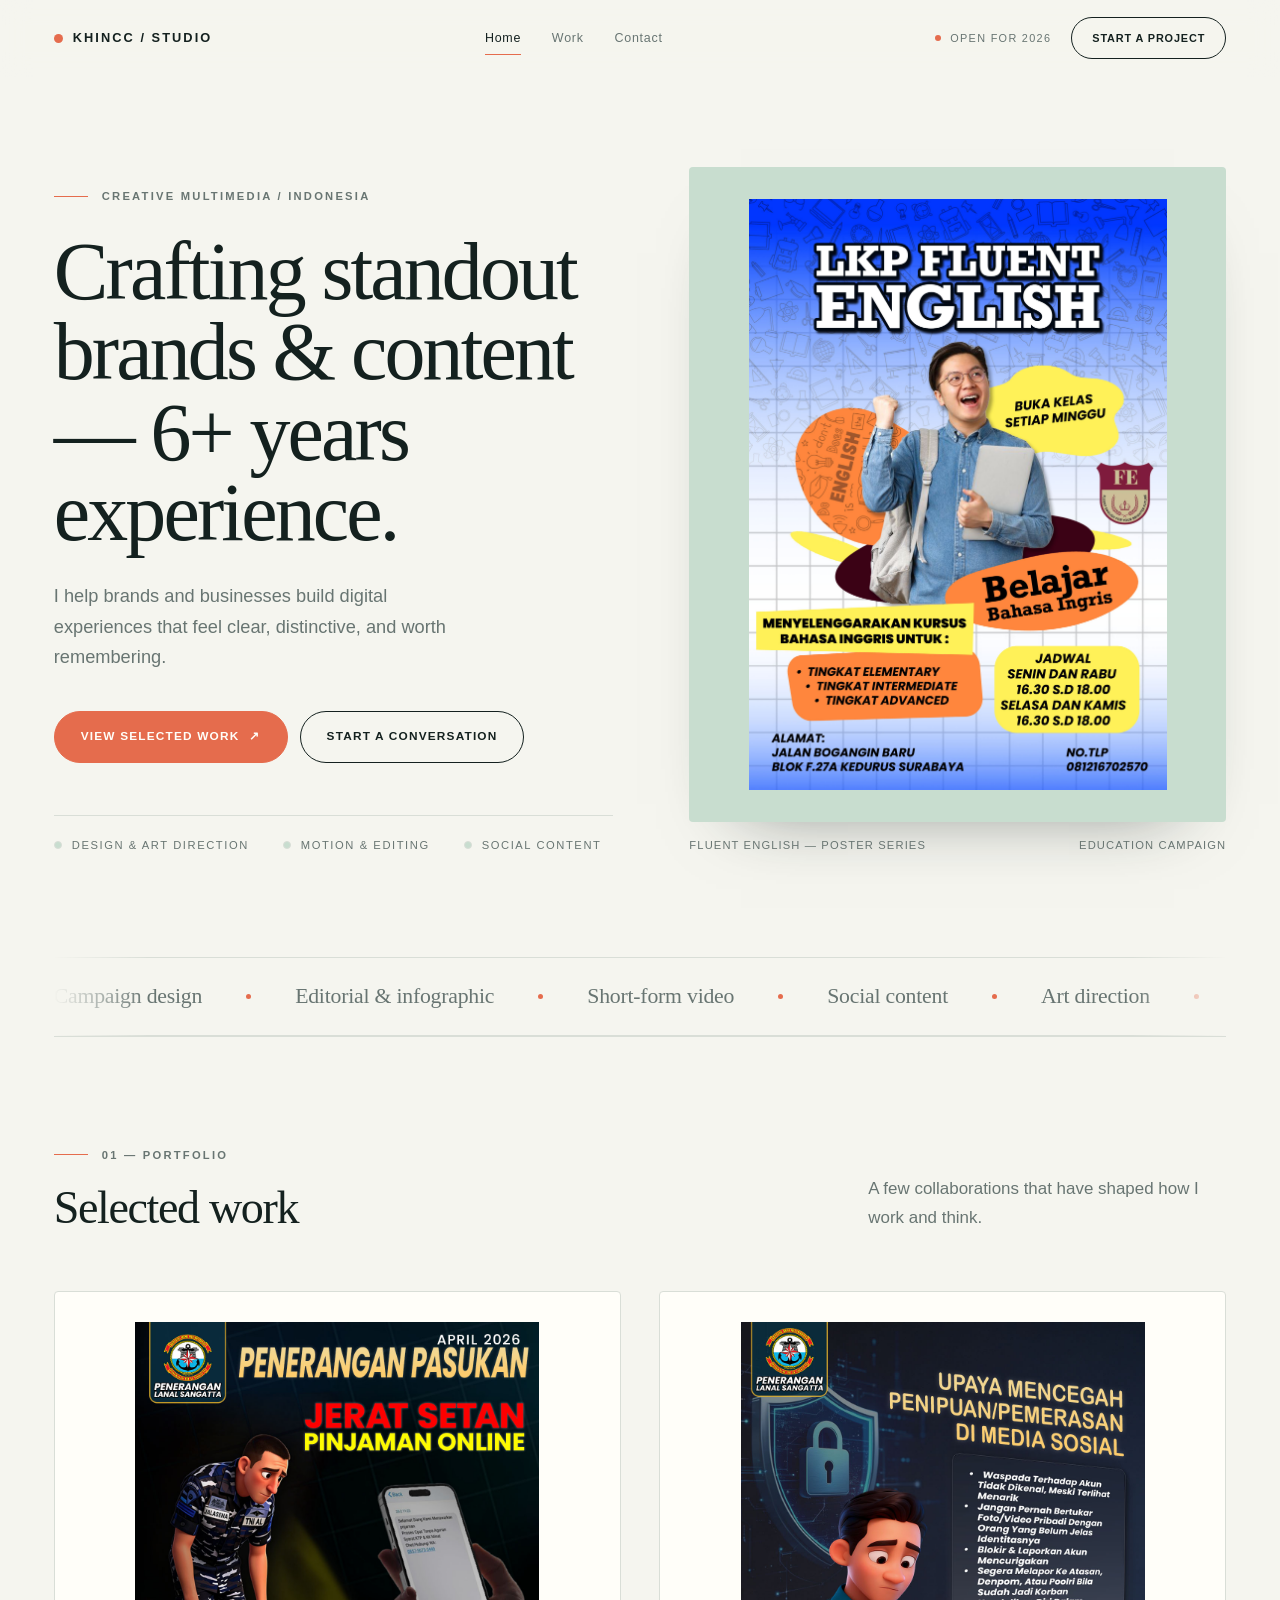
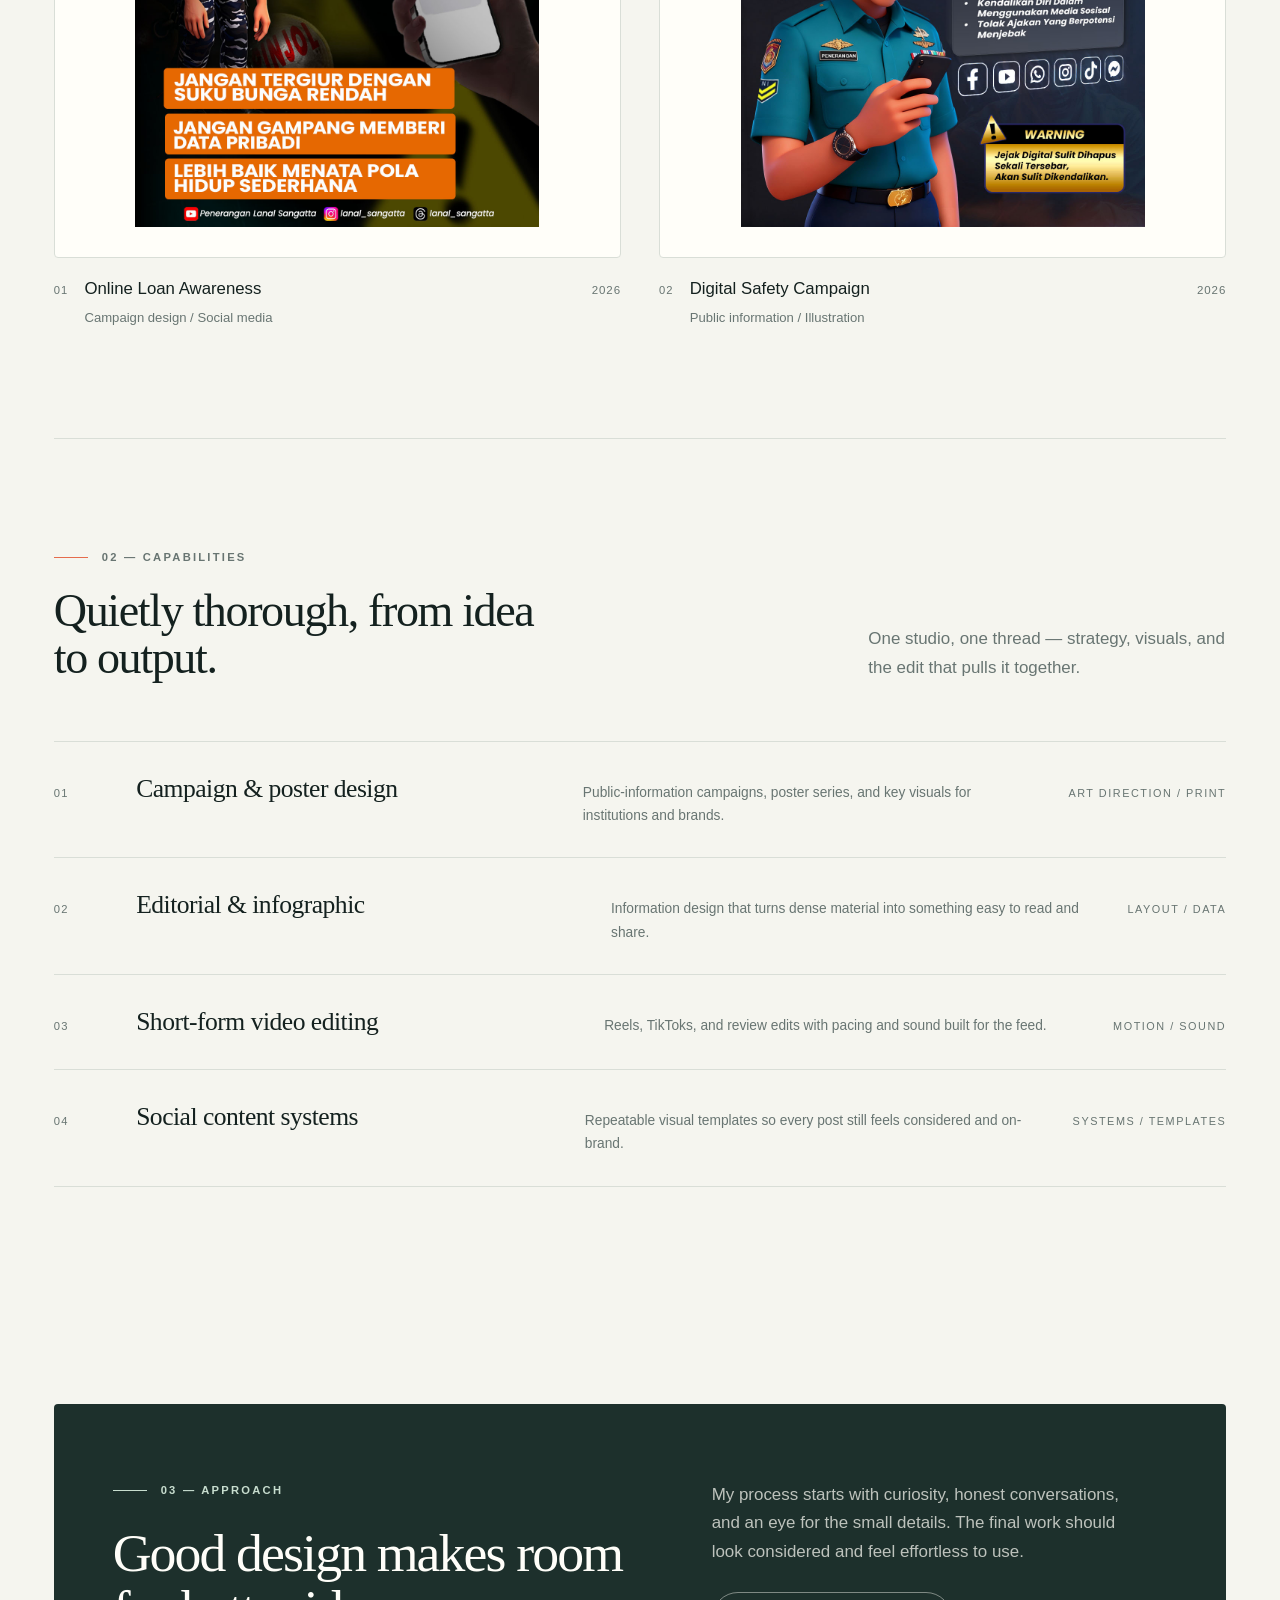
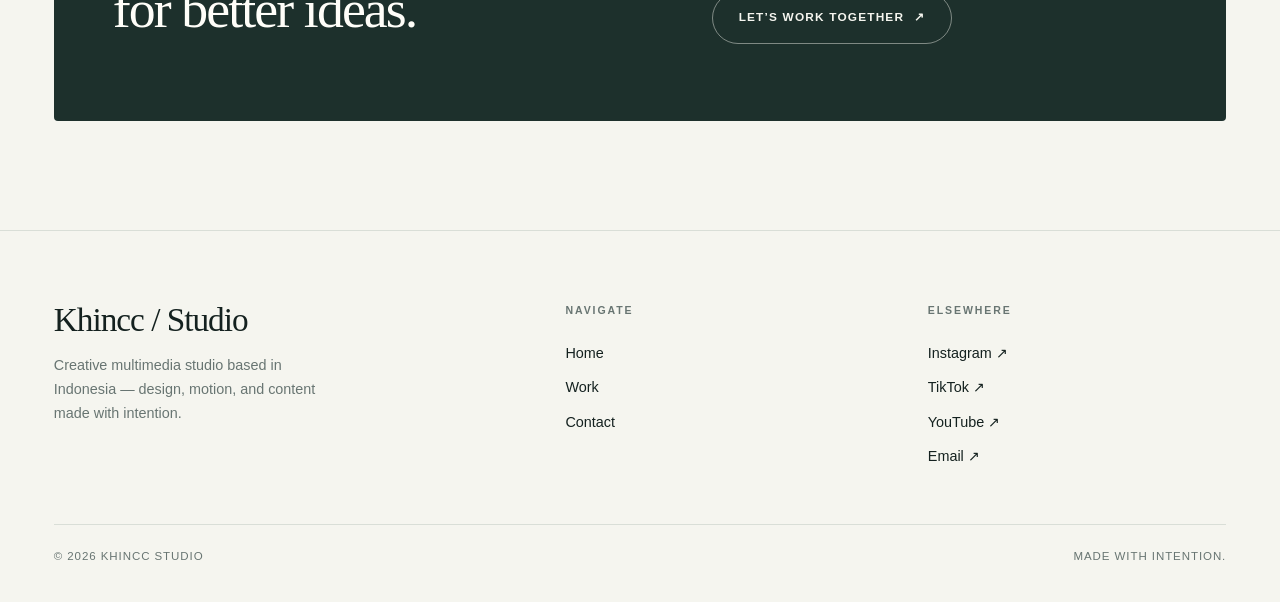
<file: index.html>
<!DOCTYPE html>
<html lang="en">
<head>
    <meta charset="UTF-8">
    <meta name="viewport" content="width=device-width, initial-scale=1.0">
    <meta name="description" content="Khincc's portfolio, focused on thoughtful digital design and creative development.">
    <link rel="stylesheet" href="style.css">
    <script>document.documentElement.classList.add('js');</script>
    <title>Khincc — Creative Developer</title>
</head>
<body>
    <a class="skip-link" href="#main">Skip to content</a>
    <header class="site-header">
        <div class="header-inner">
            <a class="brand" href="index.html"><span class="brand-mark"></span>Khincc / Studio</a>
            <nav class="main-nav" aria-label="Main navigation">
                <a class="active" href="index.html">Home</a>
                <a href="portfolio.html">Work</a>
                <a href="contact.html">Contact</a>
            </nav>
            <div class="header-actions">
                <span class="header-status">Open for 2026</span>
                <a class="button small header-cta" href="contact.html">Start a project</a>
            </div>
        </div>
    </header>
    <main class="page-shell" id="main">
        <section class="hero">
            <div class="hero-copy">
                <p class="eyebrow" data-reveal>Creative Multimedia / Indonesia</p>
                <h1 data-reveal>Crafting standout brands &amp; content — 6+ years experience.</h1>
                <p class="lede" data-reveal>I help brands and businesses build digital experiences that feel clear, distinctive, and worth remembering.</p>
                <div class="button-row" data-reveal>
                    <a class="button primary" href="portfolio.html">View selected work <span aria-hidden="true">↗</span></a>
                    <a class="button" href="contact.html">Start a conversation</a>
                </div>
                <div class="hero-meta" data-reveal>
                    <span>Design &amp; art direction</span>
                    <span>Motion &amp; editing</span>
                    <span>Social content</span>
                </div>
            </div>
            <figure class="hero-figure" data-reveal>
                <div class="hero-image"><img src="CONTENT/LPK English.jpg" alt="Promotional poster design for Fluent English language courses"></div>
                <figcaption class="media-caption"><span>Fluent English — poster series</span><span>Education campaign</span></figcaption>
            </figure>
        </section>
        <section class="marquee" aria-label="Areas of practice">
            <div class="marquee-track">
                <div class="marquee-set">
                    <span class="marquee-item">Campaign design</span>
                    <span class="marquee-item">Editorial &amp; infographic</span>
                    <span class="marquee-item">Short-form video</span>
                    <span class="marquee-item">Social content</span>
                    <span class="marquee-item">Art direction</span>
                    <span class="marquee-item">Motion graphics</span>
                </div>
                <div class="marquee-set" aria-hidden="true">
                    <span class="marquee-item">Campaign design</span>
                    <span class="marquee-item">Editorial &amp; infographic</span>
                    <span class="marquee-item">Short-form video</span>
                    <span class="marquee-item">Social content</span>
                    <span class="marquee-item">Art direction</span>
                    <span class="marquee-item">Motion graphics</span>
                </div>
            </div>
        </section>
        <section class="section">
            <div class="section-heading">
                <div>
                    <p class="eyebrow">01 — Portfolio</p>
                    <h2>Selected work</h2>
                </div>
                <p>A few collaborations that have shaped how I work and think.</p>
            </div>
            <div class="project-grid">
                <a class="project-card" href="portfolio.html#atlas" data-reveal><div class="project-image"><img src="CONTENT/Institution1.jpg" alt="Poster design about avoiding online loan scams for Penerangan Lanal Sangatta"></div><div class="project-meta"><div><h3>Online Loan Awareness</h3><p>Campaign design / Social media</p></div><span>2026</span></div></a>
                <a class="project-card" href="portfolio.html#ruang" data-reveal><div class="project-image"><img src="CONTENT/Institution2.jpg" alt="Poster design about preventing fraud and exploitation on social media"></div><div class="project-meta"><div><h3>Digital Safety Campaign</h3><p>Public information / Illustration</p></div><span>2026</span></div></a>
            </div>
        </section>
        <section class="section">
            <div class="section-heading">
                <div>
                    <p class="eyebrow">02 — Capabilities</p>
                    <h2>Quietly thorough, from idea to output.</h2>
                </div>
                <p>One studio, one thread — strategy, visuals, and the edit that pulls it together.</p>
            </div>
            <div class="service-list">
                <div class="service-row" data-reveal><span class="service-index">01</span><h3>Campaign &amp; poster design</h3><p>Public-information campaigns, poster series, and key visuals for institutions and brands.</p><span class="service-tags">Art direction / Print</span></div>
                <div class="service-row" data-reveal><span class="service-index">02</span><h3>Editorial &amp; infographic</h3><p>Information design that turns dense material into something easy to read and share.</p><span class="service-tags">Layout / Data</span></div>
                <div class="service-row" data-reveal><span class="service-index">03</span><h3>Short-form video editing</h3><p>Reels, TikToks, and review edits with pacing and sound built for the feed.</p><span class="service-tags">Motion / Sound</span></div>
                <div class="service-row" data-reveal><span class="service-index">04</span><h3>Social content systems</h3><p>Repeatable visual templates so every post still feels considered and on-brand.</p><span class="service-tags">Systems / Templates</span></div>
            </div>
        </section>
        <section class="statement" data-reveal>
            <div>
                <p class="eyebrow">03 — Approach</p>
                <h2>Good design makes room for better ideas.</h2>
            </div>
            <div class="statement-copy">
                <p>My process starts with curiosity, honest conversations, and an eye for the small details. The final work should look considered and feel effortless to use.</p>
                <a class="button" href="contact.html">Let’s work together <span aria-hidden="true">↗</span></a>
            </div>
        </section>
    </main>
    <footer class="site-footer">
        <div class="page-shell">
            <div class="footer-main">
                <div>
                    <p class="footer-brand">Khincc / Studio</p>
                    <p class="footer-note">Creative multimedia studio based in Indonesia — design, motion, and content made with intention.</p>
                </div>
                <nav class="footer-col" aria-label="Footer navigation">
                    <h4>Navigate</h4>
                    <a href="index.html">Home</a>
                    <a href="portfolio.html">Work</a>
                    <a href="contact.html">Contact</a>
                </nav>
                <div class="footer-col">
                    <h4>Elsewhere</h4>
                    <a href="https://www.instagram.com/khinccofficial/" target="_blank" rel="noopener">Instagram ↗</a>
                    <a href="https://www.tiktok.com/@khinccofficial" target="_blank" rel="noopener">TikTok ↗</a>
                    <a href="https://www.youtube.com/@khinccofficial" target="_blank" rel="noopener">YouTube ↗</a>
                    <a href="mailto:taufiqsholikhin@gmail.com">Email ↗</a>
                </div>
            </div>
            <div class="footer-bottom">
                <span>© 2026 Khincc Studio</span>
                <span>Made with intention.</span>
            </div>
        </div>
    </footer>
    <script src="script.js" defer></script>
</body>
</html>
</file>
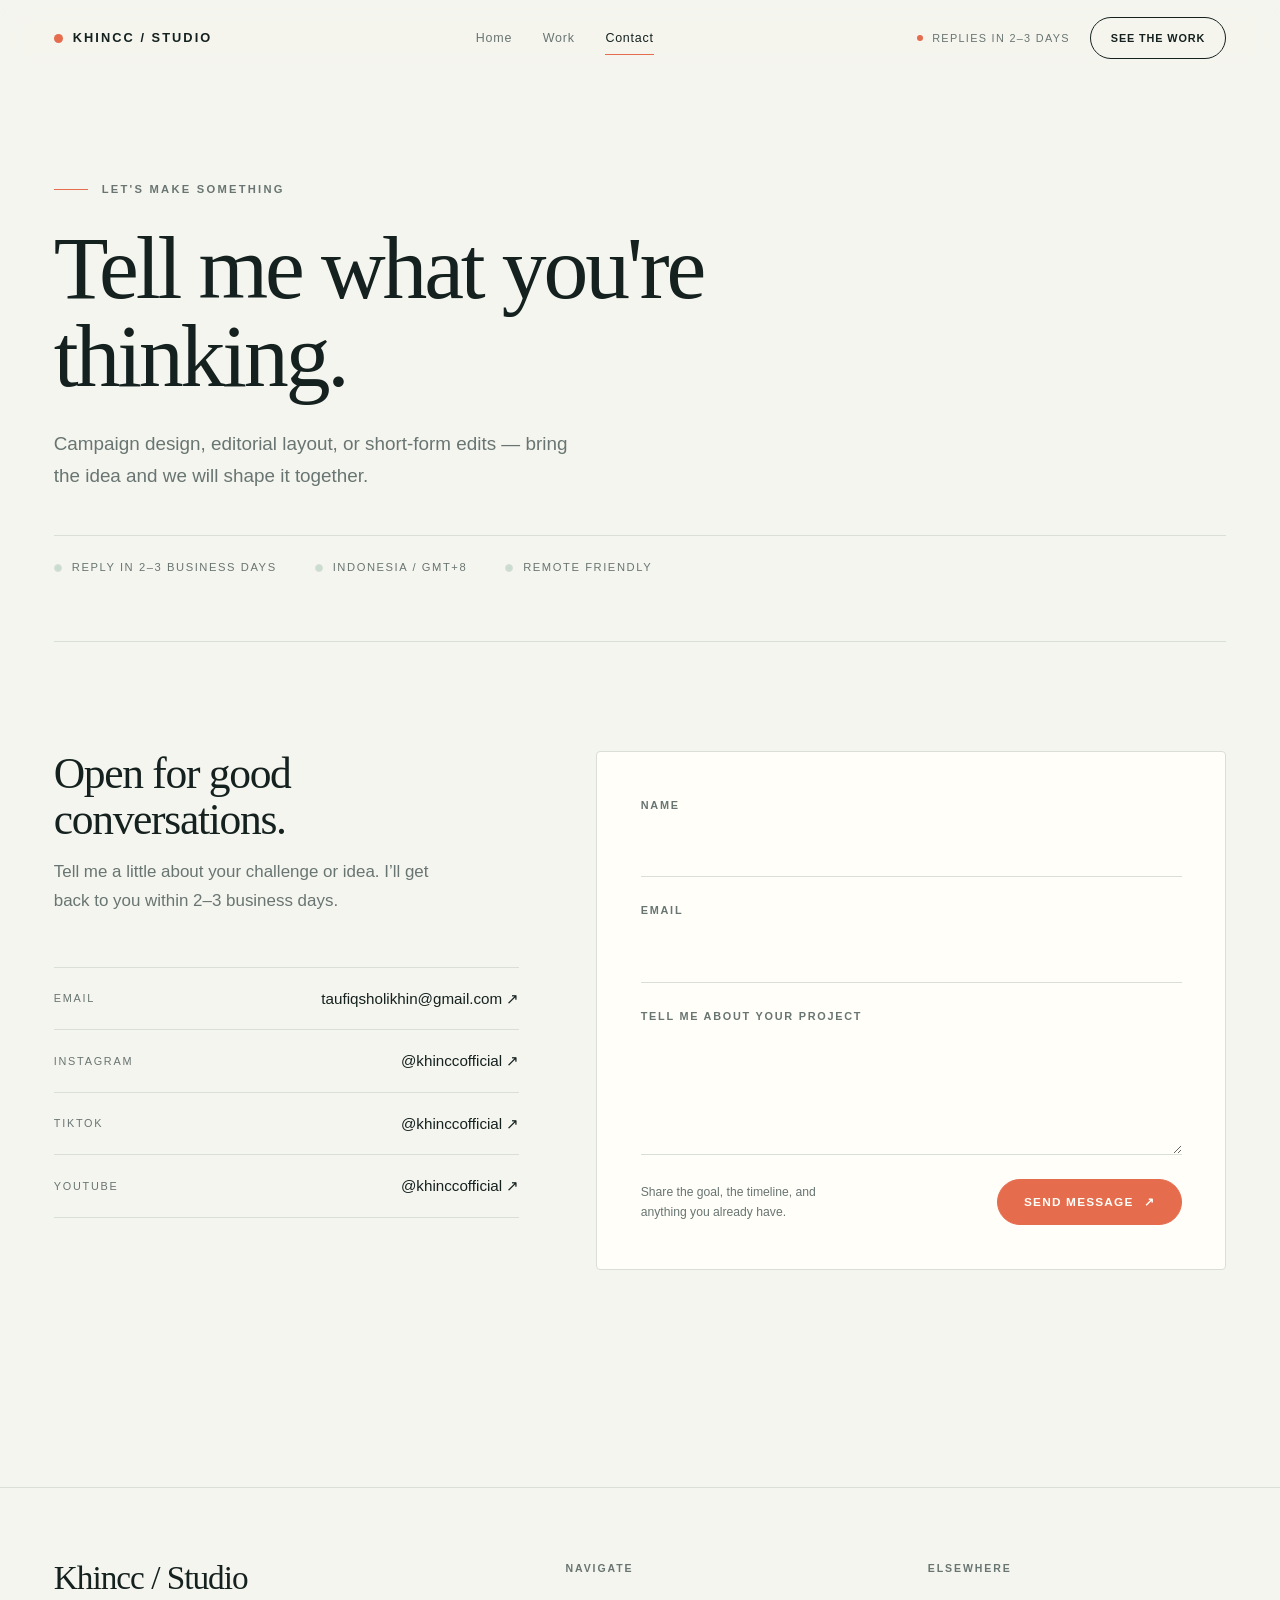
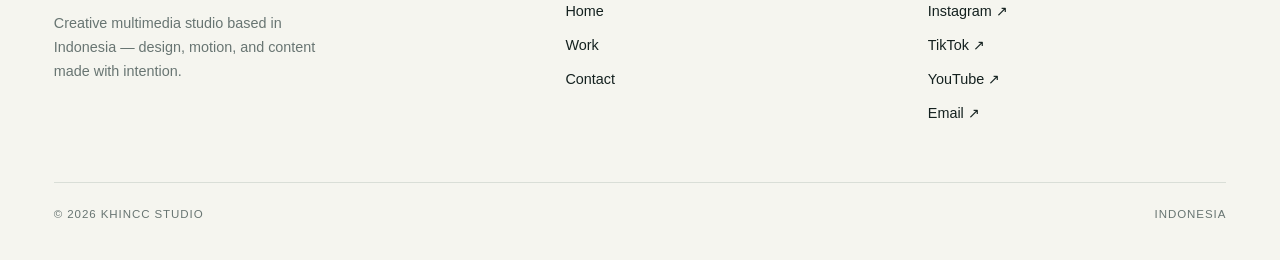
<file: contact.html>
<!DOCTYPE html>
<html lang="en">
<head>
    <meta charset="UTF-8">
    <meta name="viewport" content="width=device-width, initial-scale=1.0">
    <meta name="description" content="Get in touch with Khincc Studio about your next digital project.">
    <link rel="stylesheet" href="style.css">
    <script>document.documentElement.classList.add('js');</script>
    <title>Contact — Khincc Studio</title>
</head>
<body>
    <a class="skip-link" href="#main">Skip to content</a>
    <header class="site-header">
        <div class="header-inner">
            <a class="brand" href="index.html"><span class="brand-mark"></span>Khincc / Studio</a>
            <nav class="main-nav" aria-label="Main navigation">
                <a href="index.html">Home</a>
                <a href="portfolio.html">Work</a>
                <a class="active" href="contact.html">Contact</a>
            </nav>
            <div class="header-actions">
                <span class="header-status">Replies in 2–3 days</span>
                <a class="button small header-cta" href="portfolio.html">See the work</a>
            </div>
        </div>
    </header>
    <main class="page-shell" id="main">
        <section class="page-intro">
            <p class="eyebrow" data-reveal>Let's make something</p>
            <h1 data-reveal>Tell me what you're thinking.</h1>
            <p class="lede" data-reveal>Campaign design, editorial layout, or short-form edits — bring the idea and we will shape it together.</p>
            <div class="intro-meta" data-reveal>
                <span>Reply in 2–3 business days</span>
                <span>Indonesia / GMT+8</span>
                <span>Remote friendly</span>
            </div>
        </section>
        <section class="contact-layout">
            <div class="contact-details" data-reveal>
                <h2>Open for good conversations.</h2>
                <p>Tell me a little about your challenge or idea. I’ll get back to you within 2–3 business days.</p>
                <div class="contact-list">
                    <a href="mailto:taufiqsholikhin@gmail.com"><span class="contact-label">Email</span><span class="contact-value">taufiqsholikhin@gmail.com ↗</span></a>
                    <a href="https://www.instagram.com/khinccofficial/" target="_blank" rel="noopener"><span class="contact-label">Instagram</span><span class="contact-value">@khinccofficial ↗</span></a>
                    <a href="https://www.tiktok.com/@khinccofficial" target="_blank" rel="noopener"><span class="contact-label">TikTok</span><span class="contact-value">@khinccofficial ↗</span></a>
                    <a href="https://www.youtube.com/@khinccofficial" target="_blank" rel="noopener"><span class="contact-label">YouTube</span><span class="contact-value">@khinccofficial ↗</span></a>
                </div>
            </div>
            <form class="contact-form" data-reveal action="mailto:taufiqsholikhin@gmail.com" method="post" enctype="text/plain">
                <div class="field"><label for="name">Name</label><input id="name" name="name" type="text" autocomplete="name" required></div>
                <div class="field"><label for="email">Email</label><input id="email" name="email" type="email" autocomplete="email" required></div>
                <div class="field"><label for="message">Tell me about your project</label><textarea id="message" name="message" required></textarea></div>
                <div class="form-foot">
                    <p class="form-note">Share the goal, the timeline, and anything you already have.</p>
                    <button class="button" type="submit">Send message <span aria-hidden="true">↗</span></button>
                </div>
            </form>
        </section>
    </main>
    <footer class="site-footer">
        <div class="page-shell">
            <div class="footer-main">
                <div>
                    <p class="footer-brand">Khincc / Studio</p>
                    <p class="footer-note">Creative multimedia studio based in Indonesia — design, motion, and content made with intention.</p>
                </div>
                <nav class="footer-col" aria-label="Footer navigation">
                    <h4>Navigate</h4>
                    <a href="index.html">Home</a>
                    <a href="portfolio.html">Work</a>
                    <a href="contact.html">Contact</a>
                </nav>
                <div class="footer-col">
                    <h4>Elsewhere</h4>
                    <a href="https://www.instagram.com/khinccofficial/" target="_blank" rel="noopener">Instagram ↗</a>
                    <a href="https://www.tiktok.com/@khinccofficial" target="_blank" rel="noopener">TikTok ↗</a>
                    <a href="https://www.youtube.com/@khinccofficial" target="_blank" rel="noopener">YouTube ↗</a>
                    <a href="mailto:taufiqsholikhin@gmail.com">Email ↗</a>
                </div>
            </div>
            <div class="footer-bottom">
                <span>© 2026 Khincc Studio</span>
                <span>Indonesia</span>
            </div>
        </div>
    </footer>
    <script src="script.js" defer></script>
</body>
</html>
</file>
<file: style.css>
/* ---------------------------------------------------------------------------
   Khincc / Studio — stylesheet
   Minimal, editorial layout in the spirit of modern Squarespace templates.
   The original palette is preserved (see :root).

   1. Tokens                5. Buttons & links      9. Contact
   2. Reset & base          6. Hero & marquee      10. Footer
   3. Typography            7. Sections & work     11. Motion
   4. Header & navigation   8. Social & YouTube    12. Responsive
--------------------------------------------------------------------------- */

/* 1. Tokens --------------------------------------------------------------- */
:root {
	/* Palette — unchanged */
	--ink: #14211f;
	--muted: #687572;
	--paper: #f5f5ef;
	--white: #fffef9;
	--line: #d9ded7;
	--accent: #e56c4d;
	--mint: #c8ddcf;
	--dark: #1d302c;

	/* Type */
	--serif: 'Iowan Old Style', 'Palatino Linotype', Palatino, 'Book Antiqua', Georgia, 'Times New Roman', serif;
	--sans: 'Inter', -apple-system, BlinkMacSystemFont, 'Segoe UI', 'Avenir Next', 'Helvetica Neue', Arial, sans-serif;

	/* Layout */
	--shell: 1280px;
	--gutter: clamp(20px, 4.2vw, 56px);
	--section-y: clamp(72px, 8.5vw, 132px);

	/* Detail */
	--radius: 4px;
	--radius-pill: 999px;
	--ease: cubic-bezier(.22, .61, .36, 1);
	--shadow: 0 34px 70px -52px rgba(20, 33, 31, .6);
}

/* 2. Reset & base --------------------------------------------------------- */
* { box-sizing: border-box; }

html {
	scroll-behavior: smooth;
	scroll-padding-top: 96px;
	-webkit-text-size-adjust: 100%;
}

body {
	background: var(--paper);
	color: var(--ink);
	font-family: var(--sans);
	font-size: clamp(.98rem, .35vw + .9rem, 1.06rem);
	line-height: 1.68;
	margin: 0;
	-moz-osx-font-smoothing: grayscale;
	-webkit-font-smoothing: antialiased;
}

a { color: inherit; text-decoration: none; }

img { display: block; max-width: 100%; }

::selection { background: var(--mint); color: var(--ink); }

a:focus-visible, button:focus-visible, input:focus-visible, textarea:focus-visible { border-radius: 2px; outline: 2px solid var(--accent); outline-offset: 4px; }

.skip-link {
	background: var(--ink);
	border-radius: var(--radius-pill);
	color: var(--white);
	font-size: .76rem;
	font-weight: 600;
	left: 18px;
	letter-spacing: .08em;
	padding: 12px 20px;
	position: fixed;
	text-transform: uppercase;
	top: -80px;
	transition: top .3s var(--ease);
	z-index: 120;
}

.skip-link:focus { top: 18px; }

.page-shell { margin: 0 auto; max-width: calc(var(--shell) + var(--gutter) * 2); padding: 0 var(--gutter); width: 100%; }

/* 3. Typography ----------------------------------------------------------- */
h1, h2, h3, h4, p { margin-top: 0; }

h1, h2, h3 { font-weight: 400; }

h1 {
	font-family: var(--serif);
	font-size: clamp(3rem, 6.4vw, 6.6rem);
	letter-spacing: -.035em;
	line-height: .98;
	margin-bottom: 28px;
	max-width: 20ch;
}

h2 {
	font-family: var(--serif);
	font-size: clamp(1.9rem, 3.6vw, 3.2rem);
	letter-spacing: -.03em;
	line-height: 1.04;
	margin-bottom: 18px;
}

h3 { font-size: 1.05rem; line-height: 1.35; }

p { margin-bottom: 18px; }

.eyebrow {
	align-items: center;
	color: var(--muted);
	display: flex;
	font-size: .7rem;
	font-weight: 600;
	gap: 14px;
	letter-spacing: .2em;
	margin: 0 0 26px;
	text-transform: uppercase;
}

.eyebrow::before { background: var(--accent); content: ''; flex: none; height: 1px; width: 34px; }

.lede { color: var(--muted); font-size: clamp(1rem, .4vw + .92rem, 1.14rem); max-width: 52ch; }

.media-caption {
	align-items: baseline;
	color: var(--muted);
	display: flex;
	font-size: .7rem;
	gap: 16px;
	justify-content: space-between;
	letter-spacing: .1em;
	padding-top: 14px;
	text-transform: uppercase;
}

/* 5. Buttons & links ------------------------------------------------------ */
.button {
	align-items: center;
	border: 1px solid var(--ink);
	border-radius: var(--radius-pill);
	display: inline-flex;
	font-size: .74rem;
	font-weight: 600;
	gap: 10px;
	justify-content: center;
	letter-spacing: .1em;
	padding: 15px 26px;
	text-transform: uppercase;
	transition: background .35s var(--ease), border-color .35s var(--ease), color .35s var(--ease), transform .35s var(--ease);
}

.button:hover { background: var(--ink); color: var(--white); transform: translateY(-2px); }

.button span[aria-hidden] { transition: transform .35s var(--ease); }
.button:hover span[aria-hidden] { transform: translate(3px, -3px); }

.button.primary { background: var(--accent); border-color: var(--accent); color: var(--white); }
.button.primary:hover { background: var(--ink); border-color: var(--ink); }
.button.small { font-size: .68rem; letter-spacing: .08em; padding: 11px 20px; }

/* 4. Header & navigation -------------------------------------------------- */
.site-header {
	background: rgba(245, 245, 239, .74);
	border-bottom: 1px solid transparent;
	left: 0;
	position: sticky;
	right: 0;
	top: 0;
	transition: background .4s var(--ease), border-color .4s var(--ease);
	z-index: 60;
	-webkit-backdrop-filter: saturate(150%) blur(14px);
	backdrop-filter: saturate(150%) blur(14px);
}

.site-header.is-scrolled { background: rgba(245, 245, 239, .93); border-bottom-color: var(--line); }

.site-header::after {
	background: var(--accent);
	bottom: -1px;
	content: '';
	height: 1px;
	left: 0;
	opacity: 0;
	position: absolute;
	transform: scaleX(var(--progress, 0));
	transform-origin: left center;
	transition: opacity .3s var(--ease);
	width: 100%;
}

.site-header.is-scrolled::after { opacity: .85; }

.header-inner {
	align-items: center;
	display: flex;
	gap: 26px;
	justify-content: space-between;
	margin: 0 auto;
	max-width: calc(var(--shell) + var(--gutter) * 2);
	padding: 17px var(--gutter);
}

.brand {
	align-items: center;
	display: flex;
	font-size: .8rem;
	font-weight: 600;
	gap: 10px;
	letter-spacing: .16em;
	text-transform: uppercase;
	white-space: nowrap;
}

.brand-mark { background: var(--accent); border-radius: 50%; flex: none; height: 9px; width: 9px; }

.main-nav { display: flex; gap: clamp(18px, 2.4vw, 36px); }

.main-nav a {
	color: var(--muted);
	font-size: .78rem;
	font-weight: 500;
	letter-spacing: .06em;
	padding: 6px 0;
	position: relative;
	transition: color .3s var(--ease);
}

.main-nav a::after {
	background: var(--accent);
	bottom: 0;
	content: '';
	height: 1px;
	left: 0;
	position: absolute;
	transform: scaleX(0);
	transform-origin: left center;
	transition: transform .4s var(--ease);
	width: 100%;
}

.main-nav a:hover, .main-nav .active { color: var(--ink); }
.main-nav a:hover::after, .main-nav .active::after { transform: scaleX(1); }

.header-actions { align-items: center; display: flex; gap: 20px; }

.header-status {
	align-items: center;
	color: var(--muted);
	display: inline-flex;
	font-size: .68rem;
	gap: 9px;
	letter-spacing: .12em;
	text-transform: uppercase;
	white-space: nowrap;
}

.header-status::before {
	animation: pulse 2.8s var(--ease) infinite;
	background: var(--accent);
	border-radius: 50%;
	content: '';
	flex: none;
	height: 6px;
	width: 6px;
}

@keyframes pulse {
	0%, 100% { opacity: 1; transform: scale(1); }
	50% { opacity: .35; transform: scale(.7); }
}

/* 6. Hero & marquee ------------------------------------------------------- */
.hero {
	align-items: end;
	display: grid;
	gap: clamp(40px, 6vw, 92px);
	grid-template-columns: 1.02fr .98fr;
	min-height: min(86vh, 800px);
	padding: clamp(56px, 7vw, 96px) 0 clamp(64px, 8vw, 116px);
}

.hero-copy h1 { max-width: 16ch; }
.hero-copy .lede { max-width: 42ch; }

.button-row { display: flex; flex-wrap: wrap; gap: 12px; margin-top: 38px; }

.hero-meta {
	border-top: 1px solid var(--line);
	display: flex;
	flex-wrap: wrap;
	gap: 10px 34px;
	margin-top: 52px;
	padding-top: 20px;
}

.hero-meta span, .intro-meta span {
	align-items: center;
	color: var(--muted);
	display: inline-flex;
	font-size: .7rem;
	gap: 10px;
	letter-spacing: .14em;
	text-transform: uppercase;
}

.hero-meta span::before, .intro-meta span::before {
	background: var(--mint);
	border: 1px solid var(--line);
	border-radius: 50%;
	content: '';
	flex: none;
	height: 6px;
	width: 6px;
}

.hero-figure { margin: 0; }

.hero-image {
	background: var(--mint);
	border-radius: var(--radius);
	box-shadow: var(--shadow);
	overflow: hidden;
	padding: clamp(14px, 2.6vw, 32px);
}

.hero-image img { aspect-ratio: 4 / 5; height: auto; object-fit: contain; width: 100%; }

.marquee {
	border-bottom: 1px solid var(--line);
	border-top: 1px solid var(--line);
	display: flex;
	overflow: hidden;
	padding: 20px 0;
	-webkit-mask-image: linear-gradient(90deg, transparent, #000 8%, #000 92%, transparent);
	mask-image: linear-gradient(90deg, transparent, #000 8%, #000 92%, transparent);
}

.marquee-track {
	animation: marquee 46s linear infinite;
	display: flex;
	flex: none;
	gap: 44px;
}

.marquee-set { display: flex; flex: none; gap: 44px; }

.marquee-item {
	align-items: center;
	color: var(--muted);
	display: flex;
	font-family: var(--serif);
	font-size: clamp(1.05rem, 1.7vw, 1.6rem);
	gap: 44px;
	letter-spacing: -.01em;
	white-space: nowrap;
}

.marquee-item::after { background: var(--accent); border-radius: 50%; content: ''; flex: none; height: 5px; width: 5px; }

@keyframes marquee {
	to { transform: translateX(calc(-50% - 22px)); }
}

/* 7. Sections & work ------------------------------------------------------ */
.section { border-top: 1px solid var(--line); padding: var(--section-y) 0; }

.section-heading {
	align-items: end;
	display: flex;
	gap: 40px;
	justify-content: space-between;
	margin-bottom: clamp(34px, 4.6vw, 62px);
}

.section-heading h2 { margin-bottom: 0; max-width: 22ch; }
.section-heading p:not(.eyebrow) { color: var(--muted); margin: 0; max-width: 38ch; }
.section-heading .eyebrow { margin-bottom: 20px; }

.project-grid {
	counter-reset: work;
	display: grid;
	gap: clamp(34px, 4.4vw, 62px) clamp(20px, 3vw, 38px);
	grid-template-columns: repeat(2, minmax(0, 1fr));
}

.project-card { display: block; }

.project-image {
	align-items: center;
	aspect-ratio: 1 / 1;
	background: var(--white);
	border: 1px solid var(--line);
	border-radius: var(--radius);
	display: flex;
	justify-content: center;
	margin-bottom: 20px;
	overflow: hidden;
	padding: clamp(14px, 2.4vw, 30px);
	position: relative;
}

.project-image img { height: 100%; object-fit: contain; transition: transform .8s var(--ease); width: 100%; }

.project-card:hover .project-image img { transform: scale(1.035); }

.project-image::after {
	background: var(--ink);
	border-radius: var(--radius-pill);
	bottom: 16px;
	color: var(--white);
	content: 'View project ↗';
	font-size: .64rem;
	font-weight: 600;
	left: 16px;
	letter-spacing: .14em;
	opacity: 0;
	padding: 10px 16px;
	position: absolute;
	text-transform: uppercase;
	transform: translateY(10px);
	transition: opacity .45s var(--ease), transform .45s var(--ease);
}

.project-card:hover .project-image::after { opacity: 1; transform: translateY(0); }

.project-meta { align-items: baseline; display: flex; gap: 16px; }
.project-meta > div { flex: 1 1 auto; }
.project-meta h3 { margin: 0 0 6px; transition: color .3s var(--ease); }
.project-meta p { color: var(--muted); font-size: .82rem; margin: 0; }
.project-meta > span { color: var(--muted); font-size: .72rem; letter-spacing: .08em; margin-left: auto; white-space: nowrap; }
.project-card:hover h3 { color: var(--accent); }

.project-grid .project-meta::before,
.portfolio-grid .project-meta::before {
	color: var(--muted);
	content: counter(work, decimal-leading-zero);
	counter-increment: work;
	font-size: .7rem;
	letter-spacing: .1em;
	margin-top: 3px;
}

/* Dark statement block ---------------------------------------------------- */
.statement {
	align-items: start;
	background: var(--dark);
	border-radius: var(--radius);
	color: var(--paper);
	display: grid;
	gap: clamp(36px, 5vw, 80px);
	grid-template-columns: 1.08fr .92fr;
	margin: var(--section-y) 0;
	padding: clamp(48px, 6vw, 96px) clamp(26px, 4.6vw, 72px);
}

.statement .eyebrow { color: var(--mint); }
.statement .eyebrow::before { background: var(--mint); }
.statement h2 { color: var(--white); font-size: clamp(2.1rem, 4.2vw, 3.9rem); letter-spacing: -.035em; margin-bottom: 0; max-width: 20ch; }
.statement-copy { color: rgba(245, 245, 239, .74); max-width: 46ch; }
.statement-copy p { margin-bottom: 26px; }

.statement .button { border-color: rgba(245, 245, 239, .45); color: var(--paper); }
.statement .button:hover { background: var(--paper); border-color: var(--paper); color: var(--ink); transform: translateY(-2px); }
.statement .button.primary { background: var(--accent); border-color: var(--accent); color: var(--white); }
.statement .button.primary:hover { background: var(--paper); border-color: var(--paper); color: var(--ink); }

/* Capabilities index list ------------------------------------------------- */
.service-list { border-top: 1px solid var(--line); }

.service-row {
	align-items: baseline;
	border-bottom: 1px solid var(--line);
	column-gap: clamp(18px, 3vw, 44px);
	display: grid;
	grid-template-columns: 44px minmax(0, 1.05fr) minmax(0, 1.15fr) auto;
	padding: clamp(20px, 2.6vw, 30px) 0;
	row-gap: 8px;
	transition: padding-left .5s var(--ease);
}

.service-row:hover { padding-left: 14px; }

.service-index { color: var(--muted); font-size: .7rem; letter-spacing: .12em; }
.service-row h3 { font-family: var(--serif); font-size: clamp(1.3rem, 2vw, 1.75rem); letter-spacing: -.02em; margin: 0; transition: color .3s var(--ease); }
.service-row:hover h3 { color: var(--accent); }
.service-row p { color: var(--muted); font-size: .86rem; margin: 0; }
.service-tags { color: var(--muted); font-size: .68rem; letter-spacing: .14em; text-align: right; text-transform: uppercase; white-space: nowrap; }

/* Page intro -------------------------------------------------------------- */
.page-intro { border-bottom: 1px solid var(--line); padding: clamp(64px, 8vw, 118px) 0 clamp(40px, 5vw, 64px); }
.page-intro h1 { font-size: clamp(2.9rem, 7vw, 6.6rem); max-width: 18ch; }
.page-intro .lede { font-size: clamp(1rem, .5vw + .92rem, 1.18rem); max-width: 50ch; }

.intro-meta {
	border-top: 1px solid var(--line);
	display: flex;
	flex-wrap: wrap;
	gap: 12px 38px;
	margin-top: 44px;
	padding-top: 22px;
}

/* 8. Portfolio, social & YouTube ------------------------------------------ */
.portfolio-grid {
	counter-reset: work;
	display: grid;
	gap: clamp(44px, 6vw, 86px) clamp(20px, 3vw, 38px);
	grid-template-columns: repeat(2, minmax(0, 1fr));
	padding-top: var(--section-y);
}

.portfolio-grid .project-card:nth-child(even) { margin-top: clamp(0px, 5vw, 76px); }

.project-card.featured {
	align-items: center;
	display: grid;
	gap: clamp(24px, 4vw, 58px);
	grid-column: 1 / -1;
	grid-template-columns: minmax(0, 1.05fr) minmax(0, .95fr);
	margin-top: 0;
}

.project-card.featured .project-image { aspect-ratio: 4 / 5; margin-bottom: 0; }
.project-card.featured .project-meta { align-items: start; flex-direction: column; gap: 14px; }
.project-card.featured .project-meta h3 { font-family: var(--serif); font-size: clamp(1.5rem, 2.4vw, 2.2rem); letter-spacing: -.02em; margin-bottom: 0; }
.project-card.featured .project-meta > span { margin-left: 0; }
.project-card.featured .project-meta::before { margin-top: 0; }

.social-section, .youtube-section { border-top: 1px solid var(--line); margin-top: var(--section-y); padding-top: var(--section-y); }

.social-grid { display: grid; gap: clamp(32px, 4vw, 54px) clamp(18px, 2.6vw, 32px); grid-template-columns: repeat(3, minmax(0, 1fr)); }

.social-image {
	align-items: center;
	aspect-ratio: 4 / 5;
	background: var(--white);
	border: 1px solid var(--line);
	border-radius: var(--radius);
	display: flex;
	justify-content: center;
	margin-bottom: 18px;
	overflow: hidden;
	padding: clamp(10px, 1.6vw, 20px);
	position: relative;
}

.social-image img { height: 100%; object-fit: contain; transition: transform .8s var(--ease); width: 100%; }

.social-card:hover .social-image img { transform: scale(1.045); }

.social-image::after {
	background: var(--ink);
	border-radius: var(--radius-pill);
	bottom: 14px;
	color: var(--white);
	content: 'Open ↗';
	font-size: .62rem;
	font-weight: 600;
	left: 14px;
	letter-spacing: .14em;
	opacity: 0;
	padding: 9px 14px;
	position: absolute;
	text-transform: uppercase;
	transform: translateY(10px);
	transition: opacity .45s var(--ease), transform .45s var(--ease);
}

.social-card:hover .social-image::after { opacity: 1; transform: translateY(0); }

.social-card h3 { margin: 0 0 6px; transition: color .3s var(--ease); }
.social-card:hover h3 { color: var(--accent); }

.social-platform { color: var(--muted); display: block; font-size: .66rem; font-weight: 600; letter-spacing: .16em; margin-bottom: 8px; text-transform: uppercase; }

.youtube-grid { display: grid; gap: clamp(30px, 3.4vw, 48px) clamp(16px, 2.4vw, 28px); grid-template-columns: repeat(4, minmax(0, 1fr)); }

.youtube-card { display: block; position: relative; }

.youtube-card img { aspect-ratio: 16 / 9; background: var(--mint); border-radius: var(--radius); object-fit: cover; width: 100%; }

.youtube-card::after {
	align-items: center;
	aspect-ratio: 16 / 9;
	background: rgba(20, 33, 31, .38);
	border-radius: var(--radius);
	color: var(--white);
	content: 'Play video';
	display: flex;
	font-size: .64rem;
	font-weight: 600;
	inset: 0 0 auto 0;
	justify-content: center;
	letter-spacing: .16em;
	opacity: 0;
	position: absolute;
	text-transform: uppercase;
	transition: opacity .45s var(--ease);
}

.youtube-card:hover::after { opacity: 1; }
.youtube-card h3 { font-size: .95rem; line-height: 1.4; margin: 14px 0 6px; transition: color .3s var(--ease); }
.youtube-card:hover h3 { color: var(--accent); }
.youtube-card span { color: var(--muted); font-size: .72rem; letter-spacing: .1em; text-transform: uppercase; }

/* 9. Contact -------------------------------------------------------------- */
.contact-layout {
	display: grid;
	gap: clamp(44px, 6vw, 110px);
	grid-template-columns: minmax(0, .85fr) minmax(0, 1.15fr);
	padding: var(--section-y) 0;
}

.contact-details h2 { font-size: clamp(2rem, 3.4vw, 3rem); letter-spacing: -.03em; line-height: 1.05; margin-bottom: 16px; }
.contact-details > p { color: var(--muted); max-width: 40ch; }

.contact-list { border-top: 1px solid var(--line); margin-top: clamp(34px, 4vw, 52px); }

.contact-list a {
	align-items: center;
	border-bottom: 1px solid var(--line);
	display: flex;
	gap: 18px;
	justify-content: space-between;
	padding: 18px 0;
	transition: color .35s var(--ease), padding-left .45s var(--ease);
}

.contact-list a:hover { color: var(--accent); padding-left: 10px; }
.contact-label { color: var(--muted); font-size: .68rem; letter-spacing: .16em; text-transform: uppercase; }
.contact-value { font-size: .95rem; text-align: right; }

.contact-form {
	background: var(--white);
	border: 1px solid var(--line);
	border-radius: var(--radius);
	display: grid;
	gap: 24px;
	padding: clamp(26px, 3.4vw, 48px);
}

.field { display: grid; gap: 10px; }
.field label { color: var(--muted); font-size: .68rem; font-weight: 600; letter-spacing: .16em; text-transform: uppercase; }
.field input, .field textarea { background: transparent; border: 0; border-bottom: 1px solid var(--line); border-radius: 0; color: var(--ink); font: inherit; outline: 0; padding: 12px 0; resize: vertical; transition: border-color .35s var(--ease); }
.field input:focus, .field textarea:focus { border-color: var(--accent); }
.field textarea { min-height: 120px; }

.form-foot { align-items: center; display: flex; flex-wrap: wrap; gap: 16px 24px; justify-content: space-between; }
.form-note { color: var(--muted); font-size: .76rem; margin: 0; max-width: 30ch; }
.contact-form .button { background: var(--accent); border-color: var(--accent); color: var(--white); cursor: pointer; }
.contact-form .button:hover { background: var(--ink); border-color: var(--ink); }

/* 10. Footer -------------------------------------------------------------- */
.site-footer { border-top: 1px solid var(--line); margin-top: var(--section-y); }

.footer-main {
	display: grid;
	gap: clamp(32px, 5vw, 72px);
	grid-template-columns: minmax(0, 1.5fr) minmax(0, 1fr) minmax(0, 1fr);
	padding: clamp(46px, 5.6vw, 84px) 0 clamp(34px, 4vw, 56px);
}

.footer-brand { font-family: var(--serif); font-size: clamp(1.6rem, 2.6vw, 2.3rem); letter-spacing: -.03em; line-height: 1.1; margin: 0 0 14px; }
.footer-note { color: var(--muted); font-size: .9rem; margin: 0; max-width: 36ch; }

.footer-col h4 { color: var(--muted); font-size: .66rem; font-weight: 600; letter-spacing: .18em; margin: 0 0 16px; text-transform: uppercase; }
.footer-col a { display: block; font-size: .9rem; padding: 5px 0; transition: color .3s var(--ease), transform .35s var(--ease); }
.footer-col a:hover { color: var(--accent); transform: translateX(5px); }

.footer-bottom {
	align-items: center;
	border-top: 1px solid var(--line);
	color: var(--muted);
	display: flex;
	flex-wrap: wrap;
	font-size: .72rem;
	gap: 10px 28px;
	justify-content: space-between;
	letter-spacing: .08em;
	padding: 22px 0 36px;
	text-transform: uppercase;
}

/* 11. Motion -------------------------------------------------------------- */
.js [data-reveal] {
	opacity: 0;
	transform: translateY(26px);
	transition: opacity .9s var(--ease), transform .9s var(--ease);
	transition-delay: var(--reveal-delay, 0s);
}

.js [data-reveal].is-visible { opacity: 1; transform: none; }

@media (prefers-reduced-motion: reduce) {
	html { scroll-behavior: auto; }
	*, *::before, *::after { animation-duration: .001ms !important; animation-iteration-count: 1 !important; transition-duration: .001ms !important; }
	.js [data-reveal] { opacity: 1; transform: none; }
	.marquee-track { animation: none; }
}

/* 12. Responsive ---------------------------------------------------------- */
@media (max-width: 1080px) {
	.youtube-grid { grid-template-columns: repeat(3, minmax(0, 1fr)); }
	.social-grid { grid-template-columns: repeat(2, minmax(0, 1fr)); }
	.header-cta { display: none; }
}

@media (max-width: 900px) {
	.hero { gap: 46px; grid-template-columns: 1fr; min-height: auto; }
	.hero-copy h1 { max-width: 22ch; }
	.hero-image { max-width: 560px; }
	.statement { grid-template-columns: 1fr; }
	.portfolio-grid .project-card:nth-child(even) { margin-top: 0; }
	.project-card.featured { align-items: start; grid-template-columns: 1fr; }
	.contact-layout { grid-template-columns: 1fr; }
	.footer-main { grid-template-columns: minmax(0, 1.4fr) minmax(0, 1fr); }
}

@media (max-width: 760px) {
	:root { --section-y: clamp(58px, 12vw, 84px); }
	.header-inner { gap: 16px; padding: 14px var(--gutter); }
	.header-actions { display: none; }
	.main-nav { gap: 16px; }
	.main-nav a { font-size: .72rem; }
	.section-heading { align-items: start; flex-direction: column; gap: 18px; }
	.section-heading p:not(.eyebrow) { max-width: 44ch; }
	.project-grid, .portfolio-grid, .social-grid, .youtube-grid { grid-template-columns: 1fr; }
	.portfolio-grid { gap: clamp(38px, 9vw, 56px); }
	.project-image { aspect-ratio: 4 / 5; }
	.service-row { grid-template-columns: 40px minmax(0, 1fr); }
	.service-row p, .service-tags { grid-column: 2; text-align: left; }
	.page-intro { padding-top: clamp(46px, 12vw, 74px); }
	.hero-meta { gap: 10px 22px; margin-top: 38px; }
	.footer-main { grid-template-columns: 1fr; gap: 30px; }
	.footer-bottom { justify-content: flex-start; }
}

/* Fallback when a social thumbnail file is not uploaded yet */
.social-image.is-missing {
	background: linear-gradient(145deg, var(--mint, #dff3ec), var(--white, #fff));
	padding: clamp(18px, 2.4vw, 28px);
}

.social-image.is-missing::before {
	color: var(--ink, #14211f);
	content: attr(data-fallback);
	font-size: clamp(1.1rem, 1.8vw, 1.5rem);
	font-weight: 600;
	line-height: 1.2;
	text-align: center;
}
</file>
